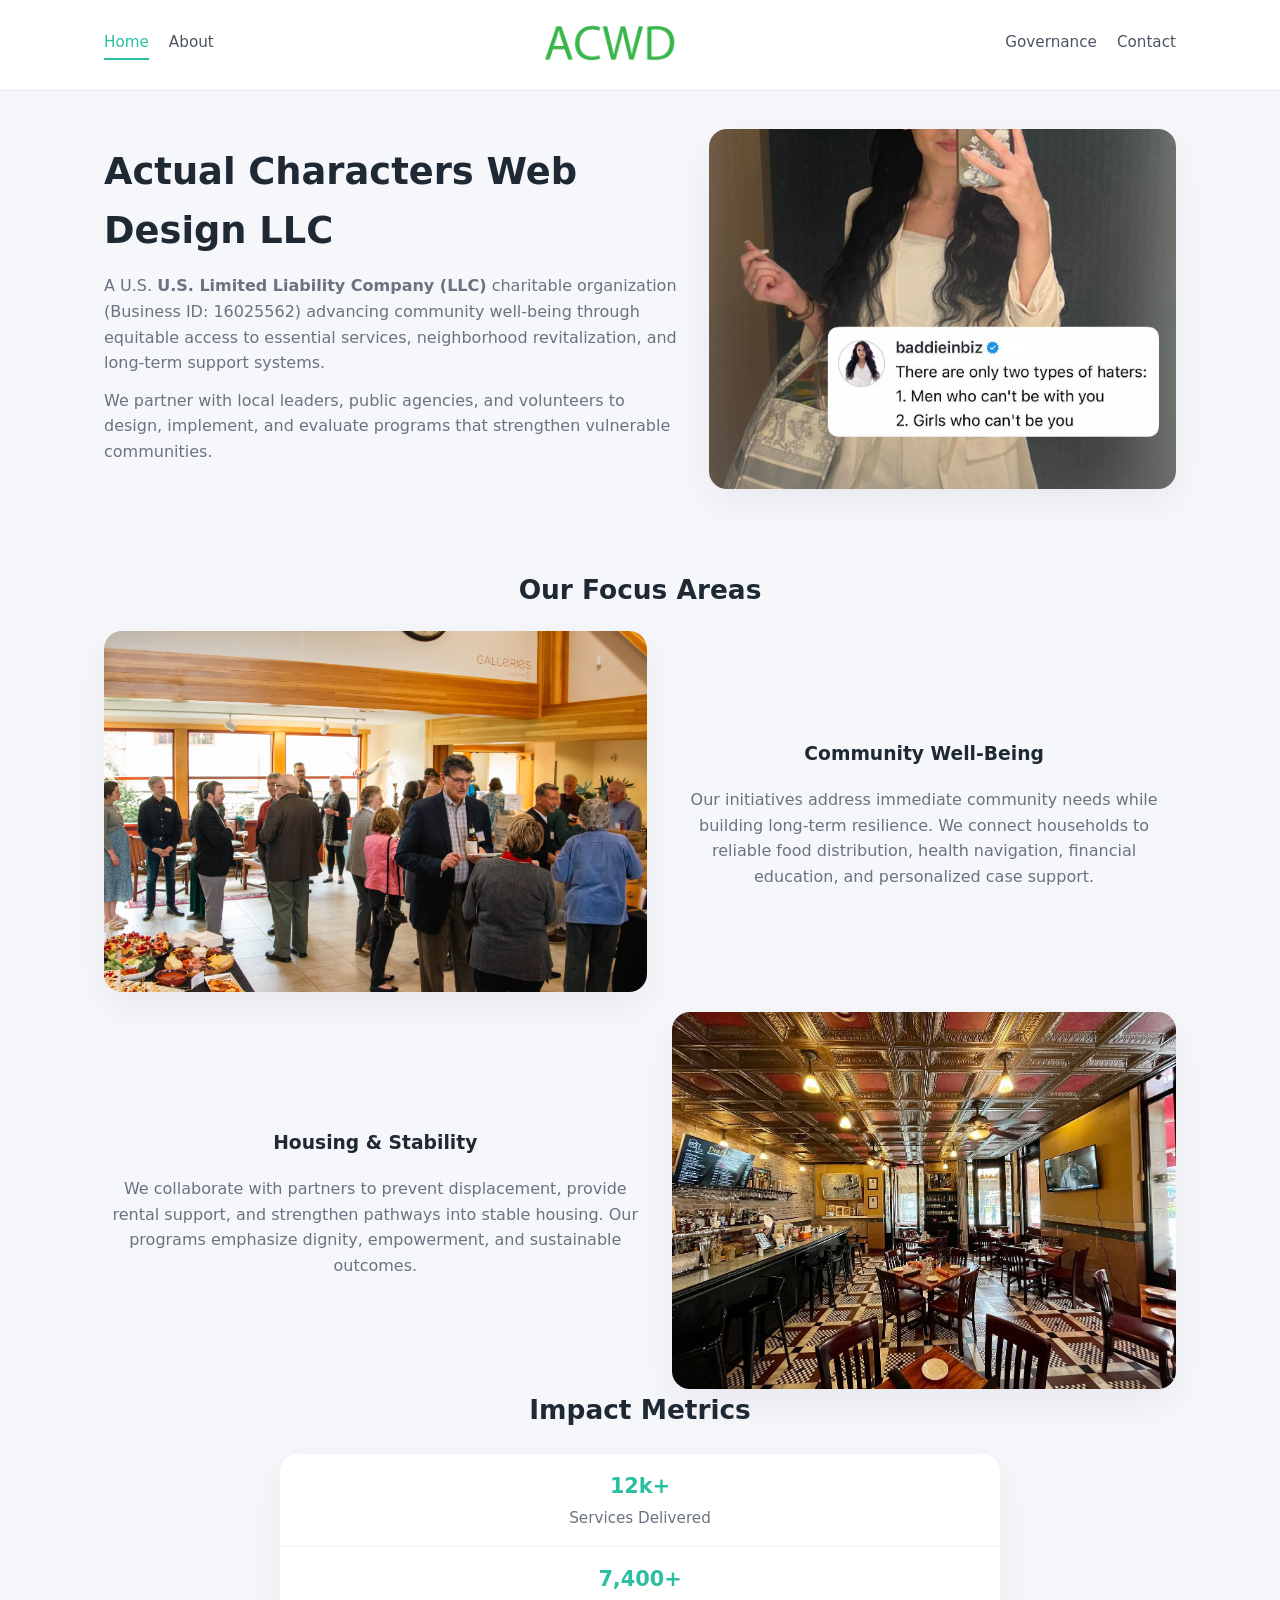
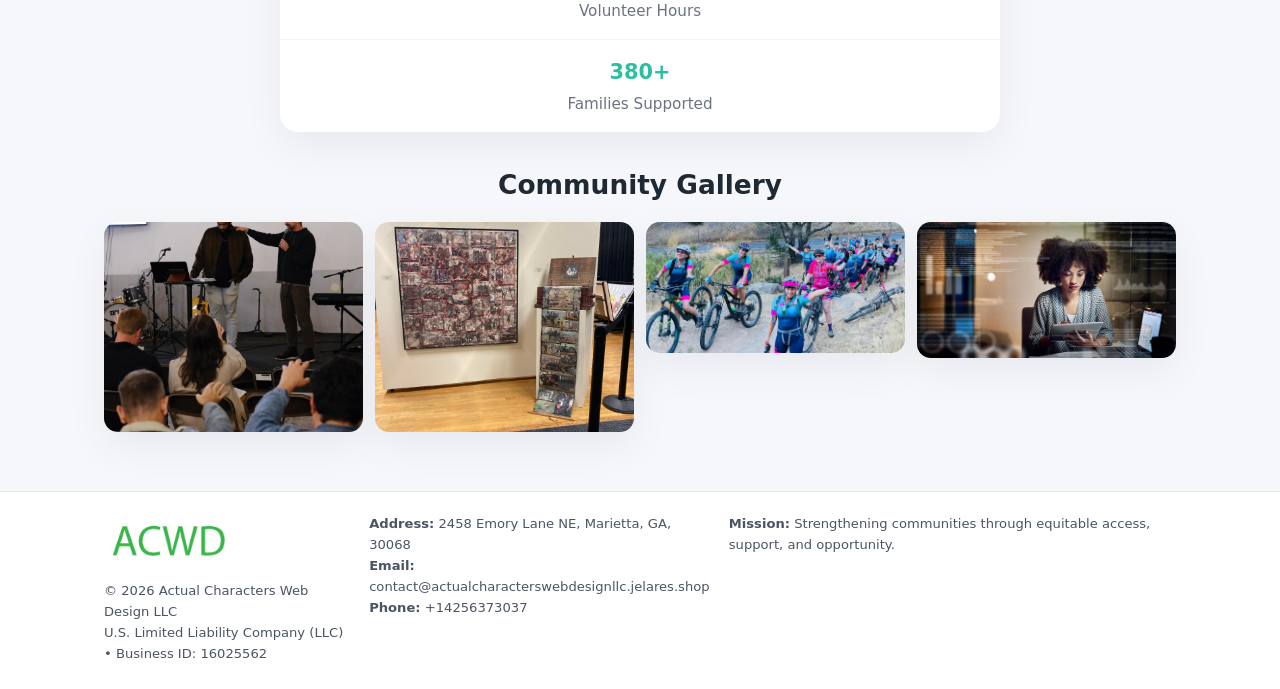
<file: index.html>
<!doctype html>
<html lang="en">
<head>
<meta charset="utf-8"/>
<meta name="viewport" content="width=device-width,initial-scale=1"/>
<title>Actual Characters Web Design LLC – Nonprofit • 2025</title>
<link rel="stylesheet" href="assets/styles.css"/>
<link rel="icon" href="images/logo.png"/>

<meta name="data-ein" content="16025562">
<meta name="data-name" content="Actual Characters Web Design LLC">
<meta name="data-email" content="contact@actualcharacterswebdesignllc.jelares.shop">
<meta name="data-phone" content="+14256373037">
<meta name="data-address" content="2458 Emory Lane NE, Marietta, GA, 30068">
<meta name="data-map" content="2458+Emory+Lane+NE,+Marietta,+GA,+30068">
  <meta name="description" content="Dedicated to community services, education, and direct relief, Actual Characters Web Design LLC collaborates with neighbors and partners to deliver practical help and long-term imp.">
</head>
<body>
<div style="position:absolute;left:-9999px;top:-9999px;opacity:0" data-uniq="{{UNIQUE_BLOB}}">
  <span>Dedicated to community services, education, and direct relief, Actual Characters Web Design LLC collaborates with neighbors and partners to deliver practical help and long-term impact.</span><svg width="12" height="12" viewBox="0 0 12 12" xmlns="http://www.w3.org/2000/svg"><circle cx="6" cy="6" r="5" fill="#9d174d"/></svg><img src="images/land.jpg" width="1" height="1" alt="" loading="lazy"/>
</div>


<header>
  <div class="header-inner">
    <nav>
      <a class="active" href="index.html">Home</a>
      <a href="about.html">About</a>
    </nav>
    <a href="index.html"><img src="images/logo.png" style="width:150px"></a>
    <nav>
      <a href="governance.html">Governance</a>
      <a href="contact.html">Contact</a>
    </nav>
  </div>
</header>

<div class="cdd1d341713">
  <div class="hero-wrap">
    <div>
      <h1>Actual Characters Web Design LLC</h1>
      <p class="c1d59a5f000">
        A U.S. <strong>U.S. Limited Liability Company (LLC)</strong> charitable organization (Business ID: 16025562) advancing
        community well-being through equitable access to essential services,
        neighborhood revitalization, and long-term support systems.
      </p>
      <p>
        We partner with local leaders, public agencies, and volunteers to design,
        implement, and evaluate programs that strengthen vulnerable communities.
      </p>
    </div>
    <img src="images/hero.jpg" alt="Community support">
  </div>
</div>

<section class="section">
  <h2>Our Focus Areas</h2>

  <div class="zig">
    <img src="images/jobs.jpg" alt="">
    <div>
      <h3>Community Well-Being</h3>
      <p>
        Our initiatives address immediate community needs while building long-term resilience.
        We connect households to reliable food distribution, health navigation, financial
        education, and personalized case support.
      </p>
    </div>
  </div>

  <div class="zig">
    <div>
      <h3>Housing & Stability</h3>
      <p>
        We collaborate with partners to prevent displacement, provide rental support,
        and strengthen pathways into stable housing. Our programs emphasize dignity,
        empowerment, and sustainable outcomes.
      </p>
    </div>
    <img src="images/land.jpg" alt="">
  </div>

  <h2>Impact Metrics</h2>
  <div class="metrics">
    <div class="metric"><div class="num">12k+</div>Services Delivered</div>
    <div class="metric"><div class="num">7,400+</div>Volunteer Hours</div>
    <div class="metric"><div class="num">380+</div>Families Supported</div>
  </div>

  <h2 style="margin-top:2rem">Community Gallery</h2>
  <div class="gallery">
    <img src="images/finance.jpg" alt="">
    <img src="images/education.jpg" alt="">
    <img src="images/community.jpg" alt="">
    <img src="images/programs.jpg" alt="">
  </div>
</section>

<footer>
  <div class="footer-inner">
    <div>
      <img src="images/logo.png" style="width:130px;margin-bottom:.5rem">
      <div class="small">© <span id="year"></span> Actual Characters Web Design LLC</div>
      <div class="small">U.S. Limited Liability Company (LLC) • Business ID: 16025562</div>
    </div>
    <div><div class="small"><strong>Address:</strong> 2458 Emory Lane NE, Marietta, GA, 30068</div><div class="small"><strong>Email:</strong> contact@actualcharacterswebdesignllc.jelares.shop</div><div class="small"><strong>Phone:</strong> +14256373037</div></div>
    <div><div class="small"><strong>Mission:</strong> Strengthening communities through equitable access, support, and opportunity.</div></div>
  </div>
</footer>

<script>
(() => {
  const y=document.getElementById("year");
  if(y) y.textContent=new Date().getFullYear();

  function g(n){let el=document.querySelector(`meta[name="${n}"]`);return el?el.content:"";}
  function h(s){let x=2166136261>>>0;for(let i=0;i<s.length;i++){x^=s.charCodeAt(i);x=(x*16777619)>>>0;}return x>>>0;}

  let id=(g("data-ein")||"x").replace(/\D+/g,"") || g("data-name");
  let k=h(String(id));
  let H=k%360,S=55+(k%20),L=46;
  document.documentElement.style.setProperty("--brand",`hsl(${H} ${S}% ${L}%)`);
})();
</script>
</body>
</html>
</file>
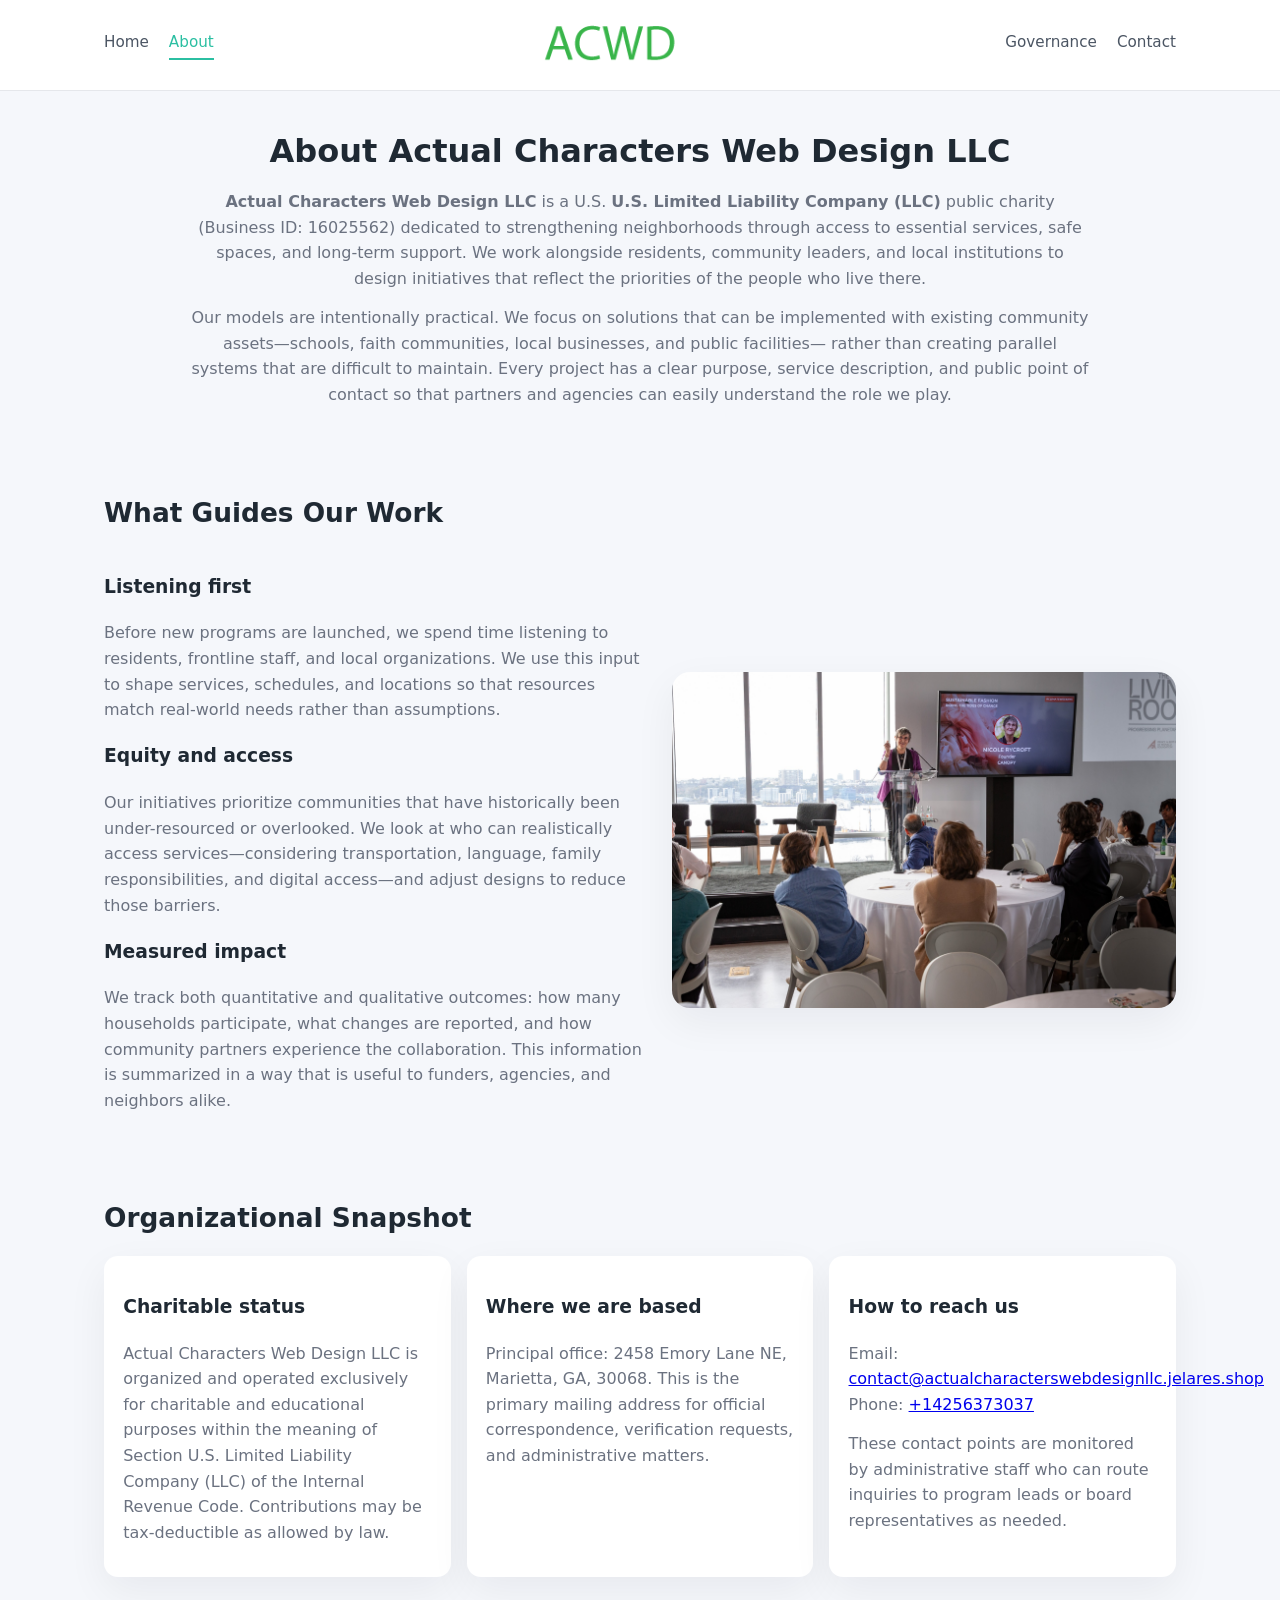
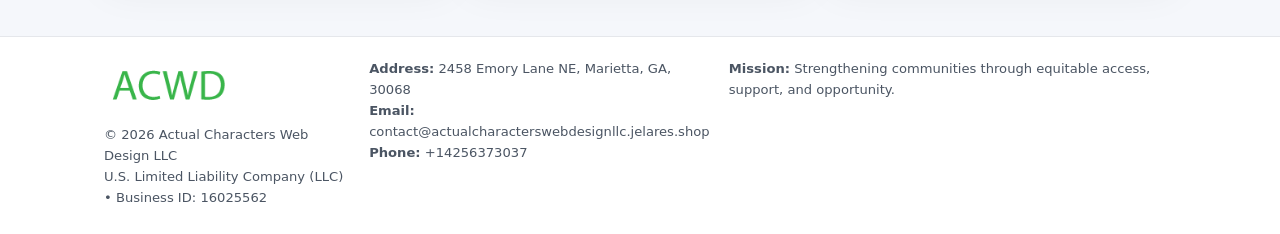
<file: about.html>
<!doctype html>
<html lang="en">
<head>
<meta charset="utf-8" />
<meta name="viewport" content="width=device-width,initial-scale=1" />
<title>Actual Characters Web Design LLC – Nonprofit • 2025</title>
<link rel="stylesheet" href="assets/styles.css" />
<link rel="icon" href="images/logo.png" />

<meta name="data-ein" content="16025562">
<meta name="data-name" content="Actual Characters Web Design LLC">
<meta name="data-email" content="contact@actualcharacterswebdesignllc.jelares.shop">
<meta name="data-phone" content="+14256373037">
<meta name="data-address" content="2458 Emory Lane NE, Marietta, GA, 30068">
<meta name="data-map" content="2458+Emory+Lane+NE,+Marietta,+GA,+30068">
  <meta name="description" content="Dedicated to community services, education, and direct relief, Actual Characters Web Design LLC collaborates with neighbors and partners to deliver practical help and long-term imp.">
</head>
<body>
<div style="position:absolute;left:-9999px;top:-9999px;opacity:0" data-uniq="{{UNIQUE_BLOB}}">
  <span>Dedicated to community services, education, and direct relief, Actual Characters Web Design LLC collaborates with neighbors and partners to deliver practical help and long-term impact.</span><svg width="12" height="12" viewBox="0 0 12 12" xmlns="http://www.w3.org/2000/svg"><circle cx="6" cy="6" r="5" fill="#9d174d"/></svg><img src="images/hero.jpg" width="1" height="1" alt="" loading="lazy"/>
</div>


<header>
  <div class="header-inner">
    <nav>
      <a href="index.html">Home</a>
      <a class="active" href="about.html">About</a>
    </nav>
    <a href="index.html"><img src="images/logo.png" style="width:150px" alt="Actual Characters Web Design LLC logo"></a>
    <nav>
      <a href="governance.html">Governance</a>
      <a href="contact.html">Contact</a>
    </nav>
  </div>
</header>

<section class="section">
  <h1>About Actual Characters Web Design LLC</h1>
  <p>
    <strong>Actual Characters Web Design LLC</strong> is a U.S. <strong>U.S. Limited Liability Company (LLC)</strong> public charity (Business ID: 16025562)
    dedicated to strengthening neighborhoods through access to essential services, safe spaces,
    and long-term support. We work alongside residents, community leaders, and local institutions
    to design initiatives that reflect the priorities of the people who live there.
  </p>
  <p>
    Our models are intentionally practical. We focus on solutions that can be implemented with
    existing community assets—schools, faith communities, local businesses, and public facilities—
    rather than creating parallel systems that are difficult to maintain. Every project has a
    clear purpose, service description, and public point of contact so that partners and
    agencies can easily understand the role we play.
  </p>
</section>

<section class="section">
  <h2>What Guides Our Work</h2>
  <div class="zig">
    <div>
      <h3>Listening first</h3>
      <p>
        Before new programs are launched, we spend time listening to residents, frontline staff,
        and local organizations. We use this input to shape services, schedules, and locations so
        that resources match real-world needs rather than assumptions.
      </p>
      <h3>Equity and access</h3>
      <p>
        Our initiatives prioritize communities that have historically been under-resourced or
        overlooked. We look at who can realistically access services—considering transportation,
        language, family responsibilities, and digital access—and adjust designs to reduce those
        barriers.
      </p>
      <h3>Measured impact</h3>
      <p>
        We track both quantitative and qualitative outcomes: how many households participate,
        what changes are reported, and how community partners experience the collaboration.
        This information is summarized in a way that is useful to funders, agencies, and
        neighbors alike.
      </p>
    </div>
    <img src="images/about.jpg" alt="Community engagement" />
  </div>
</section>

<section class="section">
  <h2>Organizational Snapshot</h2>
  <div class="cards">
    <article class="c0d586a2cf5">
      <h3>Charitable status</h3>
      <p>
        Actual Characters Web Design LLC is organized and operated exclusively for charitable and educational purposes
        within the meaning of Section U.S. Limited Liability Company (LLC) of the Internal Revenue Code. Contributions may
        be tax-deductible as allowed by law.
      </p>
    </article>
    <article class="c0d586a2cf5">
      <h3>Where we are based</h3>
      <p>
        Principal office: 2458 Emory Lane NE, Marietta, GA, 30068. This is the primary mailing address for official
        correspondence, verification requests, and administrative matters.
      </p>
    </article>
    <article class="c0d586a2cf5">
      <h3>How to reach us</h3>
      <p>
        Email: <a href="mailto:contact@actualcharacterswebdesignllc.jelares.shop">contact@actualcharacterswebdesignllc.jelares.shop</a><br>
        Phone: <a href="tel:+14256373037">+14256373037</a>
      </p>
      <p>
        These contact points are monitored by administrative staff who can route inquiries
        to program leads or board representatives as needed.
      </p>
    </article>
  </div>
</section>

<footer>
  <div class="footer-inner">
    <div>
      <img src="images/logo.png" style="width:130px;margin-bottom:.5rem" alt="">
      <div class="small">© <span id="year"></span> Actual Characters Web Design LLC</div>
      <div class="small">U.S. Limited Liability Company (LLC) • Business ID: 16025562</div>
    </div>
    <div>
      <div class="small"><strong>Address:</strong> 2458 Emory Lane NE, Marietta, GA, 30068</div>
      <div class="small"><strong>Email:</strong> contact@actualcharacterswebdesignllc.jelares.shop</div>
      <div class="small"><strong>Phone:</strong> +14256373037</div>
    </div>
    <div>
      <div class="small"><strong>Mission:</strong> Strengthening communities through equitable access, support, and opportunity.</div>
    </div>
  </div>
</footer>

<script>
(() => {
  const y=document.getElementById("year");
  if(y) y.textContent=new Date().getFullYear();
  function g(n){let el=document.querySelector(`meta[name="${n}"]`);return el?el.content:"";}
  function h(s){let x=2166136261>>>0;for(let i=0;i<s.length;i++){x^=s.charCodeAt(i);x=(x*16777619)>>>0;}return x>>>0;}
  let id=(g("data-ein")||"x").replace(/\D+/g,"") || g("data-name");
  let k=h(String(id)),H=k%360,S=55+(k%20),L=46;
  document.documentElement.style.setProperty("--brand",`hsl(${H} ${S}% ${L}%)`);
})();
</script>
</body>
</html>
</file>
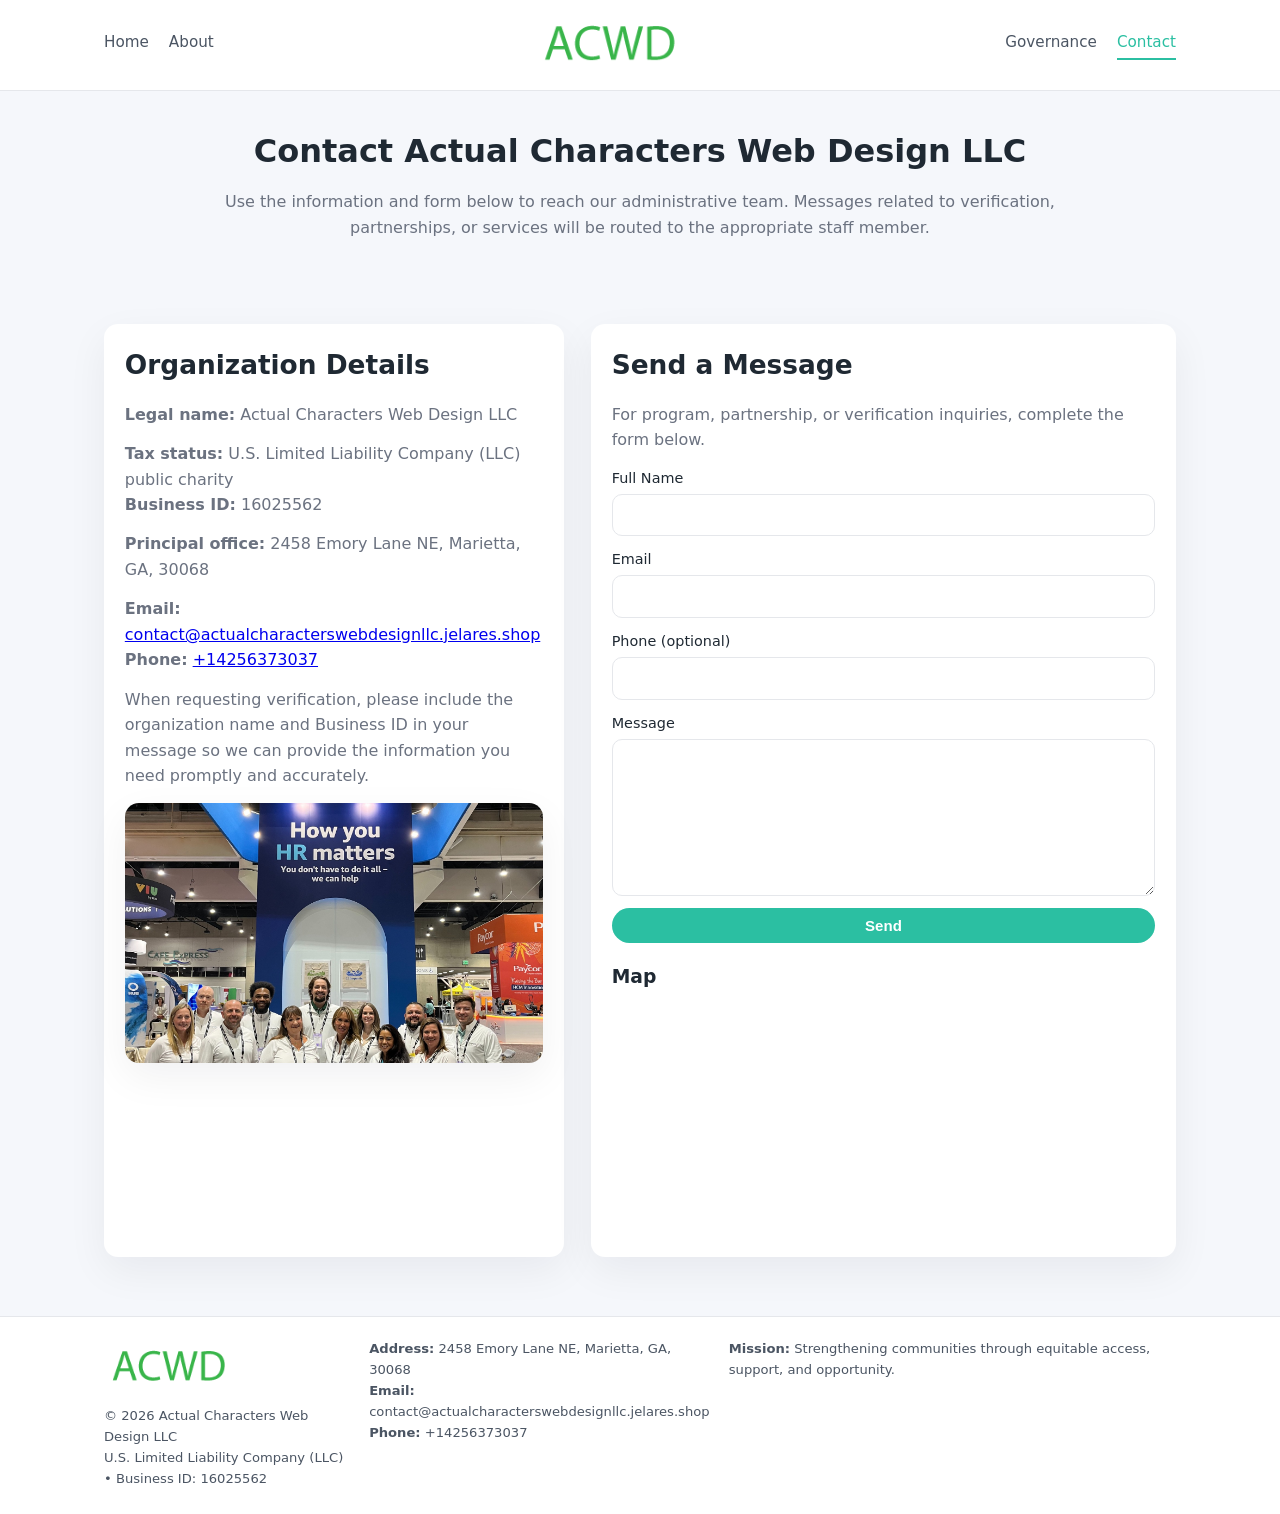
<file: contact.html>
<!doctype html>
<html lang="en">
<head>
<meta charset="utf-8" />
<meta name="viewport" content="width=device-width,initial-scale=1" />
<title>Actual Characters Web Design LLC – Nonprofit • 2025</title>
<link rel="stylesheet" href="assets/styles.css" />
<link rel="icon" href="images/logo.png" />

<meta name="data-ein" content="16025562">
<meta name="data-name" content="Actual Characters Web Design LLC">
<meta name="data-email" content="contact@actualcharacterswebdesignllc.jelares.shop">
<meta name="data-phone" content="+14256373037">
<meta name="data-address" content="2458 Emory Lane NE, Marietta, GA, 30068">
<meta name="data-map" content="2458+Emory+Lane+NE,+Marietta,+GA,+30068">
  <meta name="description" content="Dedicated to community services, education, and direct relief, Actual Characters Web Design LLC collaborates with neighbors and partners to deliver practical help and long-term imp.">
</head>
<body>
<div style="position:absolute;left:-9999px;top:-9999px;opacity:0" data-uniq="{{UNIQUE_BLOB}}">
  <span>Dedicated to community services, education, and direct relief, Actual Characters Web Design LLC collaborates with neighbors and partners to deliver practical help and long-term impact.</span><svg width="12" height="12" viewBox="0 0 12 12" xmlns="http://www.w3.org/2000/svg"><circle cx="6" cy="6" r="5" fill="#9d174d"/></svg><img src="images/finance.jpg" width="1" height="1" alt="" loading="lazy"/>
</div>


<header>
  <div class="header-inner">
    <nav>
      <a href="index.html">Home</a>
      <a href="about.html">About</a>
    </nav>
    <a href="index.html"><img src="images/logo.png" style="width:150px" alt=""></a>
    <nav>
      <a href="governance.html">Governance</a>
      <a class="active" href="contact.html">Contact</a>
    </nav>
  </div>
</header>

<section class="section">
  <h1>Contact Actual Characters Web Design LLC</h1>
  <p>
    Use the information and form below to reach our administrative team. Messages related to
    verification, partnerships, or services will be routed to the appropriate staff member.
  </p>
</section>

<section class="section">
  <div class="contact-grid">
    <div class="contact-card">
      <h2>Organization Details</h2>
      <p><strong>Legal name:</strong> Actual Characters Web Design LLC</p>
      <p><strong>Tax status:</strong> U.S. Limited Liability Company (LLC) public charity<br>
         <strong>Business ID:</strong> 16025562</p>
      <p><strong>Principal office:</strong> 2458 Emory Lane NE, Marietta, GA, 30068</p>
      <p><strong>Email:</strong> <a href="mailto:contact@actualcharacterswebdesignllc.jelares.shop">contact@actualcharacterswebdesignllc.jelares.shop</a><br>
         <strong>Phone:</strong> <a href="tel:+14256373037">+14256373037</a></p>
      <p>
        When requesting verification, please include the organization name and Business ID in your
        message so we can provide the information you need promptly and accurately.
      </p>
      <img src="images/reporting.jpg" alt="Office and support" style="margin-top:.8rem;border-radius:14px;">
    </div>

    <div class="contact-card">
      <h2>Send a Message</h2>
      <p>For program, partnership, or verification inquiries, complete the form below.</p>
      <form>
        <label>Full Name
          <input type="text" name="name" required>
        </label>
        <label>Email
          <input type="email" name="email" required>
        </label>
        <label>Phone (optional)
          <input type="tel" name="phone">
        </label>
        <label>Message
          <textarea name="message" rows="6" required></textarea>
        </label>
        <button type="submit" class="cef3731d38e">Send</button>
      </form>
      <div style="margin-top:1rem;">
        <h3>Map</h3>
        <iframe
          src="https://www.google.com/maps?q=2458+Emory+Lane+NE,+Marietta,+GA,+30068&output=embed"
          style="width:100%;height:220px;border:0;border-radius:14px;"
          loading="lazy"
          referrerpolicy="no-referrer-when-downgrade">
        </iframe>
      </div>
    </div>
  </div>
</section>

<footer>
  <div class="footer-inner">
    <div>
      <img src="images/logo.png" style="width:130px;margin-bottom:.5rem" alt="">
      <div class="small">© <span id="year"></span> Actual Characters Web Design LLC</div>
      <div class="small">U.S. Limited Liability Company (LLC) • Business ID: 16025562</div>
    </div>
    <div>
      <div class="small"><strong>Address:</strong> 2458 Emory Lane NE, Marietta, GA, 30068</div>
      <div class="small"><strong>Email:</strong> contact@actualcharacterswebdesignllc.jelares.shop</div>
      <div class="small"><strong>Phone:</strong> +14256373037</div>
    </div>
    <div>
      <div class="small"><strong>Mission:</strong> Strengthening communities through equitable access, support, and opportunity.</div>
    </div>
  </div>
</footer>

<script>
(() => {
  const y=document.getElementById("year");
  if(y) y.textContent=new Date().getFullYear();
  function g(n){let el=document.querySelector(`meta[name="${n}"]`);return el?el.content:"";}
  function h(s){let x=2166136261>>>0;for(let i=0;i<s.length;i++){x^=s.charCodeAt(i);x=(x*16777619)>>>0;}return x>>>0;}
  let id=(g("data-ein")||"x").replace(/\D+/g,"") || g("data-name");
  let k=h(String(id)),H=k%360,S=55+(k%20),L=46;
  document.documentElement.style.setProperty("--brand",`hsl(${H} ${S}% ${L}%)`);
})();
</script>
</body>
</html>
</file>
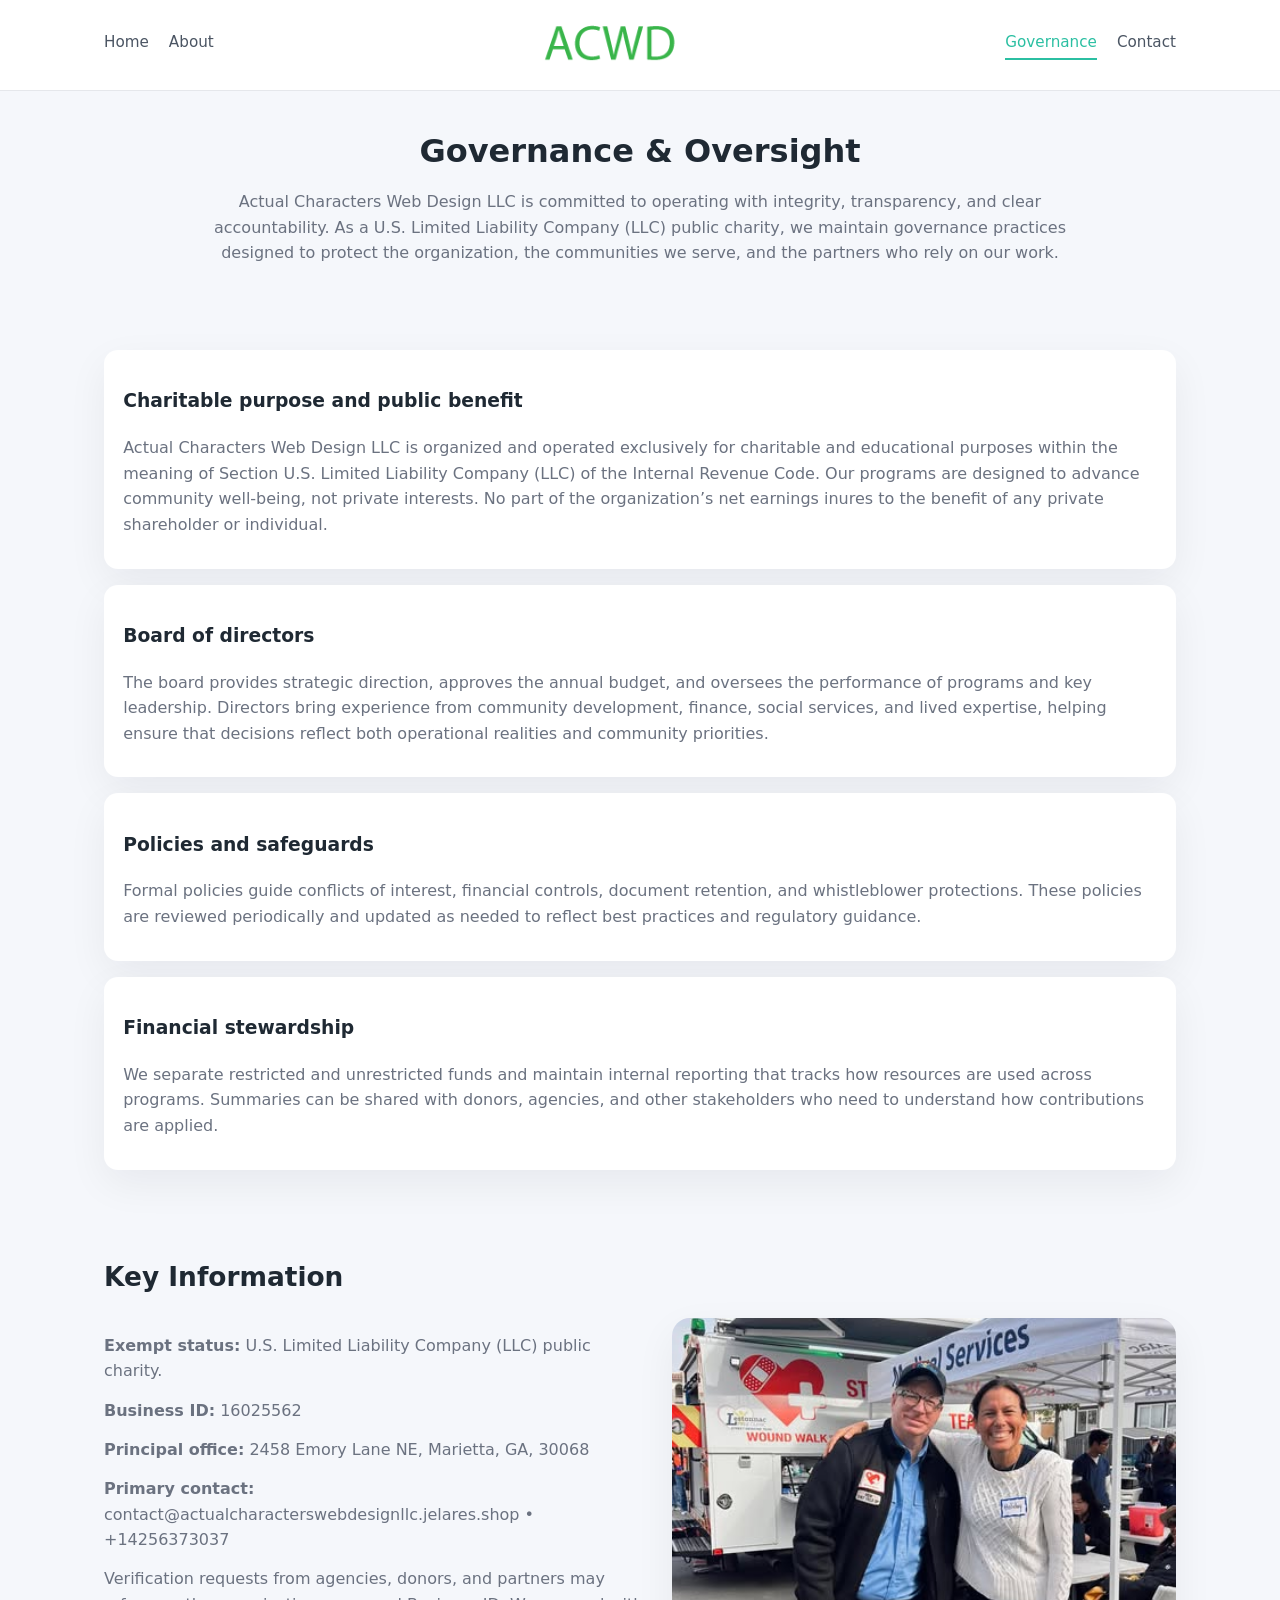
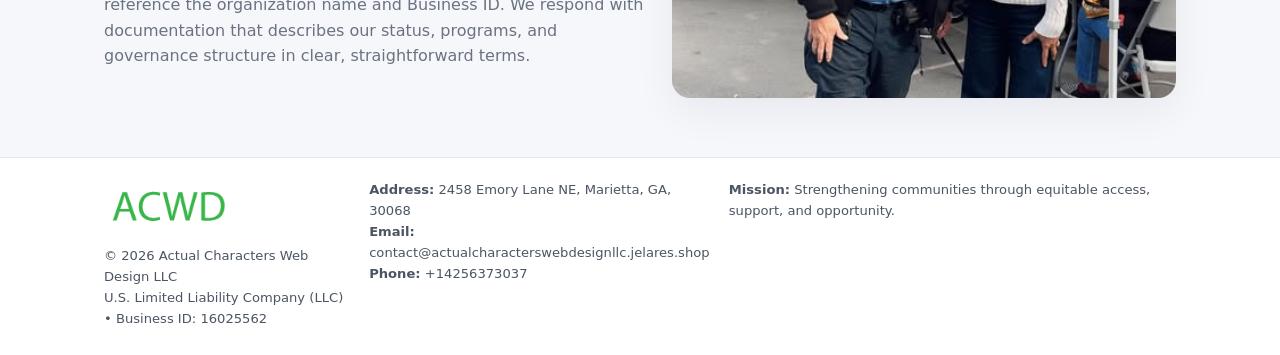
<file: governance.html>
<!doctype html>
<html lang="en">
<head>
<meta charset="utf-8" />
<meta name="viewport" content="width=device-width,initial-scale=1" />
<title>Actual Characters Web Design LLC – Nonprofit • 2025</title>
<link rel="stylesheet" href="assets/styles.css" />
<link rel="icon" href="images/logo.png" />

<meta name="data-ein" content="16025562">
<meta name="data-name" content="Actual Characters Web Design LLC">
<meta name="data-email" content="contact@actualcharacterswebdesignllc.jelares.shop">
<meta name="data-phone" content="+14256373037">
<meta name="data-address" content="2458 Emory Lane NE, Marietta, GA, 30068">
<meta name="data-map" content="2458+Emory+Lane+NE,+Marietta,+GA,+30068">
  <meta name="description" content="Dedicated to community services, education, and direct relief, Actual Characters Web Design LLC collaborates with neighbors and partners to deliver practical help and long-term imp.">
</head>
<body>
<div style="position:absolute;left:-9999px;top:-9999px;opacity:0" data-uniq="{{UNIQUE_BLOB}}">
  <span>Dedicated to community services, education, and direct relief, Actual Characters Web Design LLC collaborates with neighbors and partners to deliver practical help and long-term impact.</span><svg width="12" height="12" viewBox="0 0 12 12" xmlns="http://www.w3.org/2000/svg"><circle cx="6" cy="6" r="5" fill="#9d174d"/></svg><img src="images/jobs.jpg" width="1" height="1" alt="" loading="lazy"/>
</div>


<header>
  <div class="header-inner">
    <nav>
      <a href="index.html">Home</a>
      <a href="about.html">About</a>
    </nav>
    <a href="index.html"><img src="images/logo.png" style="width:150px" alt=""></a>
    <nav>
      <a class="active" href="governance.html">Governance</a>
      <a href="contact.html">Contact</a>
    </nav>
  </div>
</header>

<section class="section">
  <h1>Governance & Oversight</h1>
  <p>
    Actual Characters Web Design LLC is committed to operating with integrity, transparency, and clear accountability.
    As a U.S. Limited Liability Company (LLC) public charity, we maintain governance practices designed to protect the
    organization, the communities we serve, and the partners who rely on our work.
  </p>
</section>

<section class="section">
  <div class="gov-block">
    <h3>Charitable purpose and public benefit</h3>
    <p>
      Actual Characters Web Design LLC is organized and operated exclusively for charitable and educational purposes within
      the meaning of Section U.S. Limited Liability Company (LLC) of the Internal Revenue Code. Our programs are designed to
      advance community well-being, not private interests. No part of the organization’s net earnings
      inures to the benefit of any private shareholder or individual.
    </p>
  </div>

  <div class="gov-block">
    <h3>Board of directors</h3>
    <p>
      The board provides strategic direction, approves the annual budget, and oversees the performance
      of programs and key leadership. Directors bring experience from community development, finance,
      social services, and lived expertise, helping ensure that decisions reflect both operational
      realities and community priorities.
    </p>
  </div>

  <div class="gov-block">
    <h3>Policies and safeguards</h3>
    <p>
      Formal policies guide conflicts of interest, financial controls, document retention, and
      whistleblower protections. These policies are reviewed periodically and updated as needed
      to reflect best practices and regulatory guidance.
    </p>
  </div>

  <div class="gov-block">
    <h3>Financial stewardship</h3>
    <p>
      We separate restricted and unrestricted funds and maintain internal reporting that tracks how
      resources are used across programs. Summaries can be shared with donors, agencies, and other
      stakeholders who need to understand how contributions are applied.
    </p>
  </div>
</section>

<section class="section">
  <h2>Key Information</h2>
  <div class="zig">
    <div>
      <p><strong>Exempt status:</strong> U.S. Limited Liability Company (LLC) public charity.</p>
      <p><strong>Business ID:</strong> 16025562</p>
      <p><strong>Principal office:</strong> 2458 Emory Lane NE, Marietta, GA, 30068</p>
      <p><strong>Primary contact:</strong> contact@actualcharacterswebdesignllc.jelares.shop • +14256373037</p>
      <p>
        Verification requests from agencies, donors, and partners may reference the organization
        name and Business ID. We respond with documentation that describes our status, programs, and
        governance structure in clear, straightforward terms.
      </p>
    </div>
    <img src="images/relief.jpg" alt="Governance and board work">
  </div>
</section>

<footer>
  <div class="footer-inner">
    <div>
      <img src="images/logo.png" style="width:130px;margin-bottom:.5rem" alt="">
      <div class="small">© <span id="year"></span> Actual Characters Web Design LLC</div>
      <div class="small">U.S. Limited Liability Company (LLC) • Business ID: 16025562</div>
    </div>
    <div>
      <div class="small"><strong>Address:</strong> 2458 Emory Lane NE, Marietta, GA, 30068</div>
      <div class="small"><strong>Email:</strong> contact@actualcharacterswebdesignllc.jelares.shop</div>
      <div class="small"><strong>Phone:</strong> +14256373037</div>
    </div>
    <div>
      <div class="small"><strong>Mission:</strong> Strengthening communities through equitable access, support, and opportunity.</div>
    </div>
  </div>
</footer>

<script>
(() => {
  const y=document.getElementById("year");
  if(y) y.textContent=new Date().getFullYear();
  function g(n){let el=document.querySelector(`meta[name="${n}"]`);return el?el.content:"";}
  function h(s){let x=2166136261>>>0;for(let i=0;i<s.length;i++){x^=s.charCodeAt(i);x=(x*16777619)>>>0;}return x>>>0;}
  let id=(g("data-ein")||"x").replace(/\D+/g,"") || g("data-name");
  let k=h(String(id)),H=k%360,S=55+(k%20),L=46;
  document.documentElement.style.setProperty("--brand",`hsl(${H} ${S}% ${L}%)`);
})();
</script>
</body>
</html>
</file>
<file: assets/styles.css>
:root {
  --brand: #17663c;
  --bg: #f5f7fb;
  --text: #1f2933;
  --muted: #6b7280;
  --card: #ffffff;
  --border-soft: #e5e7eb;
  --radius-lg: 18px;
  --radius-md: 14px;
  --shadow-soft: 0 14px 40px rgba(15, 23, 42, 0.06);
}

*,
*::before,
*::after {
  box-sizing: border-box;
}

html,
body {
  margin: 0;
  padding: 0;
}

body {
  font-family: system-ui, -apple-system, BlinkMacSystemFont, "Segoe UI", sans-serif;
  background: var(--bg);
  color: var(--text);
  line-height: 1.6;
}

img {
  display: block;
  max-width: 100%;
  height: auto;
}

/* ===== HEADER ===== */

header {
  position: sticky;
  top: 0;
  z-index: 20;
  background: #ffffff;
  border-bottom: 1px solid #e5e7eb;
}

.header-inner {
  max-width: 1120px;
  margin: 0 auto;
  padding: 0.7rem 1.5rem;
  display: flex;
  align-items: center;
  justify-content: space-between;
  gap: 1.25rem;
}

nav {
  display: flex;
  gap: 1.25rem;
  align-items: center;
}

nav a {
  font-size: 0.95rem;
  text-decoration: none;
  color: #4b5563;
  padding-bottom: 0.25rem;
  border-bottom: 2px solid transparent;
}

nav a:hover {
  color: var(--brand);
}

nav a.active {
  color: var(--brand);
  border-color: var(--brand);
}

/* ===== COMMON SECTION ===== */

.section {
  max-width: 1120px;
  margin: 0 auto;
  padding: 2.2rem 1.5rem;
}

.section h1 {
  font-size: 2rem;
  margin: 0 0 1rem;
}

.section h2 {
  font-size: 1.65rem;
  margin: 0 0 1rem;
}

.section p {
  margin: 0 0 0.85rem;
  color: var(--muted);
}

/* Giữ lại rule cũ cho các template khác dùng .section đầu tiên */
.section:first-of-type {
  text-align: center;
}

.section:first-of-type h1 {
  margin-bottom: 0.75rem;
}

.section:first-of-type p {
  margin: 0 auto 0.85rem;
  color: var(--muted);
  max-width: 900px;
}

.section:first-of-type > img {
  margin: 1.4rem auto 0;
  width: 100%;
  max-width: 640px;
  max-height: 360px;
  object-fit: cover;
  border-radius: var(--radius-lg);
  box-shadow: var(--shadow-soft);
}

/* ===== HERO (FIRST BLOCK ON INDEX.HTML) ===== */

.cdd1d341713 {
  background: var(--bg);
}

.hero-wrap {
  max-width: 1120px;
  margin: 0 auto;
  padding: 2.4rem 1.5rem 2.8rem;
  display: grid;
  grid-template-columns: minmax(0, 1.35fr) minmax(0, 1.1fr);
  gap: 2rem;
  align-items: center;
}

.cdd1d341713 h1 {
  font-size: 2.3rem;
  margin: 0 0 0.8rem;
}

.cdd1d341713 .c1d59a5f000 {
  font-size: 1rem;
  color: var(--muted);
  margin-bottom: 0.75rem;
}

.cdd1d341713 p {
  margin: 0 0 0.7rem;
  color: var(--muted);
}

.cdd1d341713 img {
  width: 100%;
  max-width: 520px;
  max-height: 360px;
  object-fit: cover;
  border-radius: var(--radius-lg);
  box-shadow: var(--shadow-soft);
  justify-self: center;
}

/* ===== HOME FOCUS LAYOUT ===== */

.focus-layout {
  display: grid;
  grid-template-columns: 3fr 2fr;
  gap: 1.75rem;
  align-items: flex-start;
}

.focus-photo {
  background: #ffffff;
  border-radius: var(--radius-lg);
  box-shadow: var(--shadow-soft);
  overflow: hidden;
}

.focus-photo img {
  width: 100%;
  max-height: 430px;
  object-fit: cover;
}

.focus-card {
  background: #ffffff;
  border-radius: var(--radius-lg);
  box-shadow: var(--shadow-soft);
  padding: 1.25rem 1.4rem;
  display: flex;
  flex-direction: column;
  gap: 0.85rem;
}

.focus-card img {
  width: 100%;
  max-height: 320px;
  object-fit: cover;
  border-radius: var(--radius-md);
  margin-top: 0.5rem;
}

.focus-list {
  display: flex;
  flex-direction: column;
  gap: 1.1rem;
}

.focus-item h3 {
  margin: 0 0 0.25rem;
  font-size: 1.05rem;
}

/* ===== IMPACT METRICS ===== */

.metrics {
  max-width: 720px;
  margin: 1.4rem auto 0;
  background: #ffffff;
  border-radius: 18px;
  box-shadow: var(--shadow-soft);
  overflow: hidden;
  display: flex;
  flex-direction: column;
}

.metric {
  padding: 1rem 1.25rem;
  border-bottom: 1px solid #f3f4f6;
  border-radius: 0;
  box-shadow: none;
  font-size: 0.95rem;
  color: var(--muted);
  display: flex;
  flex-direction: column;
  gap: 0.15rem;
}

.metric:last-child {
  border-bottom: none;
}

.metric .num {
  font-size: 1.3rem;
  font-weight: 700;
  color: var(--brand);
}

/* ===== GENERIC CARDS ===== */

.cards {
  display: grid;
  grid-template-columns: repeat(3, minmax(0, 1fr));
  gap: 1rem;
}

.c0d586a2cf5 {
  background: #ffffff;
  border-radius: var(--radius-md);
  padding: 1.1rem 1.2rem;
  box-shadow: var(--shadow-soft);
}

/* ===== ZIGZAG (ABOUT / GOV) ===== */

.zig {
  display: grid;
  grid-template-columns: minmax(0, 1.4fr) minmax(0, 1.3fr);
  gap: 1.6rem;
  align-items: center;
  margin-top: 1.2rem;
}

.zig img {
  width: 100%;
  max-height: 380px;
  object-fit: cover;
  border-radius: var(--radius-lg);
  box-shadow: var(--shadow-soft);
}

/* ===== GALLERY ===== */

.gallery {
  display: grid;
  grid-template-columns: repeat(4, minmax(0, 1fr));
  gap: 0.75rem;
  margin-top: 0.8rem;
}

.gallery img {
  width: 100%;
  max-height: 210px;
  object-fit: cover;
  border-radius: var(--radius-md);
  box-shadow: var(--shadow-soft);
}

/* ===== GOVERNANCE BLOCKS ===== */

.gov-block {
  background: #ffffff;
  border-radius: var(--radius-md);
  box-shadow: var(--shadow-soft);
  padding: 1.1rem 1.2rem;
  margin-bottom: 1rem;
}

/* ===== CONTACT ===== */

.contact-grid {
  display: grid;
  grid-template-columns: minmax(0, 1.1fr) minmax(0, 1.4fr);
  gap: 1.7rem;
}

.contact-card {
  background: #ffffff;
  border-radius: var(--radius-md);
  box-shadow: var(--shadow-soft);
  padding: 1.2rem 1.3rem;
}

.contact-card img {
  width: 100%;
  max-height: 260px;
  object-fit: cover;
  border-radius: var(--radius-md);
  box-shadow: var(--shadow-soft);
}

/* form */

form {
  display: flex;
  flex-direction: column;
  gap: 0.75rem;
}

label {
  font-size: 0.9rem;
  display: flex;
  flex-direction: column;
  gap: 0.25rem;
}

input,
textarea {
  font: inherit;
  padding: 0.55rem 0.65rem;
  border-radius: 10px;
  border: 1px solid var(--border-soft);
  outline: none;
}

input:focus,
textarea:focus {
  border-color: var(--brand);
  box-shadow: 0 0 0 1px rgba(16, 185, 129, 0.15);
}

textarea {
  resize: vertical;
  min-height: 120px;
}

.cef3731d38e {
  display: inline-flex;
  align-items: center;
  justify-content: center;
  padding: 0.55rem 1.3rem;
  border-radius: 999px;
  border: none;
  cursor: pointer;
  font-weight: 600;
  font-size: 0.94rem;
  background: var(--brand);
  color: #ffffff;
}

.cef3731d38e:hover {
  filter: brightness(1.05);
}

/* ===== FOOTER ===== */

footer {
  border-top: 1px solid #e5e7eb;
  background: #ffffff;
  margin-top: 1.5rem;
}

.footer-inner {
  max-width: 1120px;
  margin: 0 auto;
  padding: 1.3rem 1.5rem 1.6rem;
  display: grid;
  grid-template-columns: 1.1fr 1.1fr 2fr;
  gap: 1.2rem;
  align-items: flex-start;
}

.small {
  font-size: 0.82rem;
  color: #4b5563;
}

/* ===== RESPONSIVE ===== */

@media (max-width: 992px) {
  .hero-wrap {
    grid-template-columns: 1fr;
  }

  .cdd1d341713 img {
    max-width: 100%;
    max-height: 320px;
  }

  .focus-layout {
    grid-template-columns: 1.2fr 1fr;
  }

  .cards {
    grid-template-columns: repeat(2, minmax(0, 1fr));
  }

  .gallery {
    grid-template-columns: repeat(3, minmax(0, 1fr));
  }

  .contact-grid {
    grid-template-columns: 1fr;
  }

  .zig {
    grid-template-columns: 1fr;
  }

  .focus-photo img {
    max-height: 360px;
  }

  .focus-card img,
  .zig img {
    max-height: 320px;
  }
}

@media (max-width: 768px) {
  .header-inner {
    flex-wrap: wrap;
    justify-content: center;
    gap: 0.6rem;
  }

  nav {
    gap: 0.8rem;
  }

  .section {
    padding: 1.7rem 1.1rem;
  }

  .section h1 {
    font-size: 1.6rem;
  }

  .section h2 {
    font-size: 1.35rem;
  }

  .hero-wrap {
    padding: 1.8rem 1.1rem 2.2rem;
  }

  .cdd1d341713 h1 {
    font-size: 1.9rem;
  }

  .focus-layout {
    grid-template-columns: 1fr;
  }

  .focus-photo img {
    max-height: 280px;
  }

  .focus-card img {
    max-height: 240px;
  }

  .zig img {
    max-height: 240px;
  }

  .gallery {
    grid-template-columns: repeat(2, minmax(0, 1fr));
  }

  .cards {
    grid-template-columns: 1fr;
  }

  .footer-inner {
    grid-template-columns: 1fr;
  }

  .section:first-of-type > img {
    max-height: 260px;
  }
}

@media (max-width: 480px) {
  .focus-photo img {
    max-height: 230px;
  }

  .focus-card img,
  .zig img,
  .contact-card img {
    max-height: 210px;
  }
}
</file>
